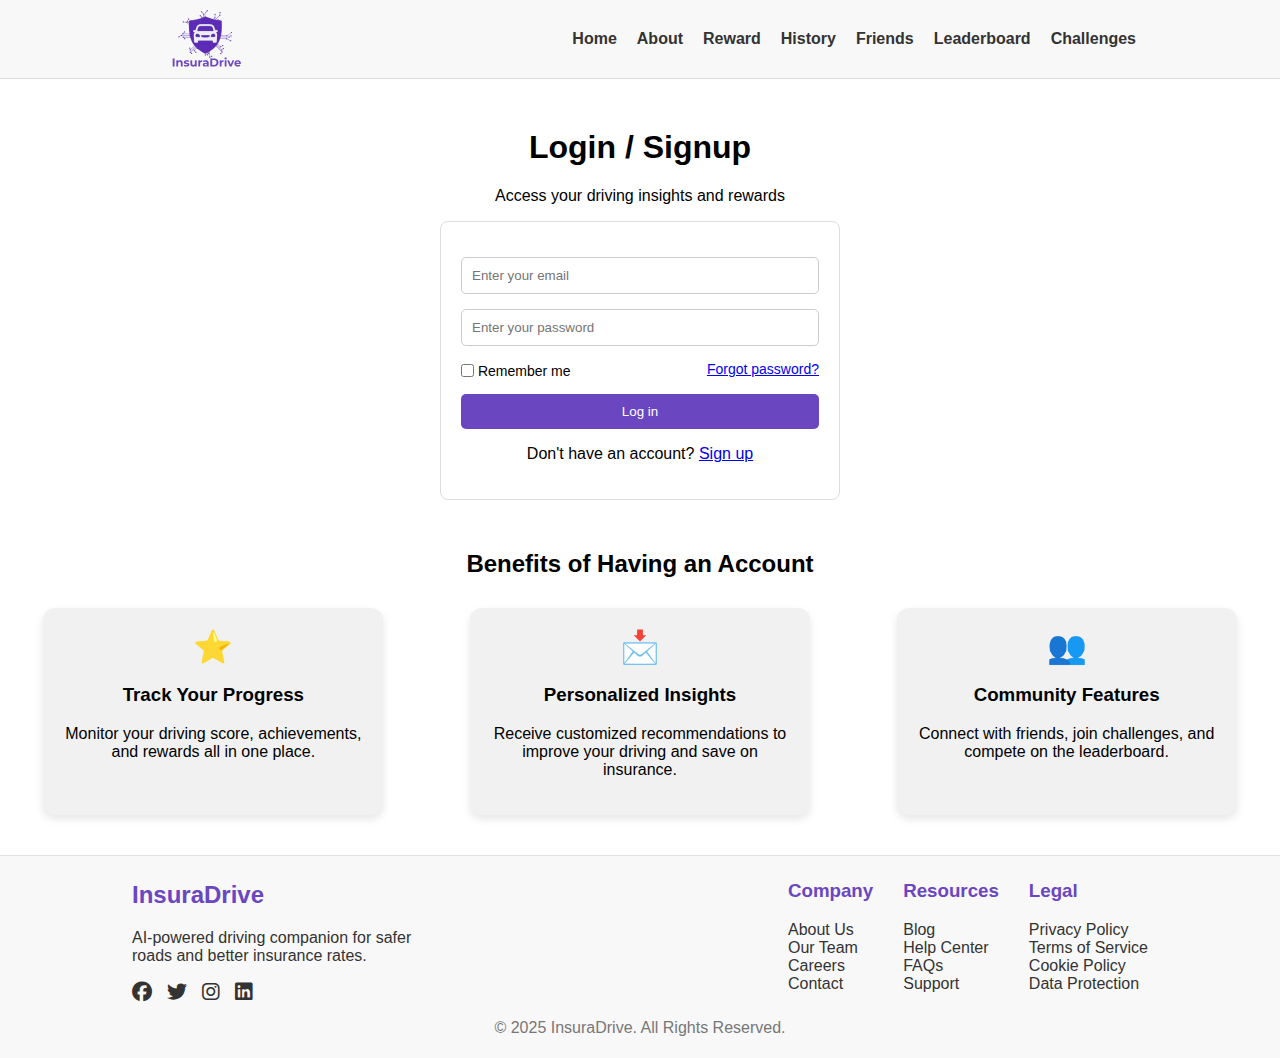
<file: login.html>
<!DOCTYPE html>
<html lang="en">

<head>
    <meta charset="UTF-8">
    <meta name="viewport" content="width=device-width, initial-scale=1.0">
    <title>Login / Signup - InsuraDrive</title>
    <link rel="stylesheet" href="login.css">
    <link rel="stylesheet" href="https://cdnjs.cloudflare.com/ajax/libs/font-awesome/6.5.1/css/all.min.css">
</head>

<body>
    <nav class="navbar">
        <div class="nav-container">
            <div class="logo">
                <img src="logo.png" alt="logo">
            </div>
            <ul class="nav-links">
                <li><a href="index.html">Home</a></li>
                <li><a href="about.html">About</a></li>
                <li><a href="reward.html">Reward</a></li>
                <li><a href="History.html">History</a></li>
                <li><a href="friends.html">Friends</a></li>
                <li><a href="leaderboard.html">Leaderboard</a></li>
                <li><a href="challenges.html">Challenges</a></li>
            </ul>
        </div>
    </nav>
    <main>
        <section class="login-container">
            <h1>Login / Signup</h1>
            <p id="login-signup-message">Access your driving insights and rewards</p>
            <div class="login-box">
                <form id="loginForm">
                    <div id="signupFields">

                    </div>

                    <input type="email" id="email" placeholder="Enter your email" required>

                    <input type="password" id="password" placeholder="Enter your password" required>
                    <div class="remember-forgot" id="forgotPassword">
                        <span><input type="checkbox" id="remember">
                            <span> </span><label for="remember">Remember me</label>
                        </span>

                        <a href="#">Forgot password?</a>
                    </div>
                    <button type="submit" class="login-submit">Log in</button>
                </form>

                <div class="social-login">

                </div>
                <p class="signup-link">
                    <span id="toggleText">Don't have an account?</span>
                    <a href="#" id="toggleLink">Sign up</a>
                </p>
            </div>
        </section>
        <section class="benefits">
            <h2>Benefits of Having an Account</h2>
            <div class="benefit-cards">
                <div class="card">
                    <span class="icon">⭐</span>
                    <h3>Track Your Progress</h3>
                    <p>Monitor your driving score, achievements, and rewards all in one place.</p>
                </div>
                <div class="card">
                    <span class="icon">📩</span>
                    <h3>Personalized Insights</h3>
                    <p>Receive customized recommendations to improve your driving and save on insurance.</p>
                </div>
                <div class="card">
                    <span class="icon">👥</span>
                    <h3>Community Features</h3>
                    <p>Connect with friends, join challenges, and compete on the leaderboard.</p>
                </div>
            </div>
        </section>
    </main>
    <footer class="footer">
        <div class="footer-container">
            <div class="footer-left">
                <h2>InsuraDrive</h2>
                <p>AI-powered driving companion for safer roads and better insurance rates.</p>
                <div class="social-icons"><a href="#"><i class="fab fa-facebook"></i></a><a href="#"><i
                            class="fab fa-twitter"></i></a><a href="#"><i class="fab fa-instagram"></i></a><a
                        href="#"><i class="fab fa-linkedin"></i></a></div>
            </div>
            <div class="footer-links">
                <div class="footer-column">
                    <h3>Company</h3>
                    <ul>
                        <li><a href="#">About Us</a></li>
                        <li><a href="#">Our Team</a></li>
                        <li><a href="#">Careers</a></li>
                        <li><a href="#">Contact</a></li>
                    </ul>
                </div>
                <div class="footer-column">
                    <h3>Resources</h3>
                    <ul>
                        <li><a href="#">Blog</a></li>
                        <li><a href="#">Help Center</a></li>
                        <li><a href="#">FAQs</a></li>
                        <li><a href="#">Support</a></li>
                    </ul>
                </div>
                <div class="footer-column">
                    <h3>Legal</h3>
                    <ul>
                        <li><a href="#">Privacy Policy</a></li>
                        <li><a href="#">Terms of Service</a></li>
                        <li><a href="#">Cookie Policy</a></li>
                        <li><a href="#">Data Protection</a></li>
                    </ul>
                </div>
            </div>
        </div>
        <p class="footer-bottom">© 2025 InsuraDrive. All Rights Reserved.</p>
    </footer>
    <script src="login.js"></script>
</body>

</html>
</file>
<file: login.css>
/* General Styles */
body { font-family: Arial, sans-serif; margin: 0; padding: 0; }
/* Navbar */
.navbar { background: #F8F8F8; padding: 10px 20px; display: flex; justify-content: center; border-bottom: 1px solid #ddd; }
.nav-container { width: 80%; display: flex; align-items: center; justify-content: space-between; }
.logo { display: flex; align-items: center; font-size: 20px; font-weight: bold; }
.bold { color: #6B46C1; }
.nav-links { list-style: none; display: flex; gap: 20px; }
.nav-links li { display: inline; }
.nav-links a { text-decoration: none; color: #333; font-weight: bold; }
.nav-links a:hover { color: #6B46C1; }
form { display: flex; flex-direction: column; gap: 15px; }
input { padding: 10px; border: 1px solid #ccc; border-radius: 5px; }

.remember-forgot { 
    display: flex; 
    justify-content: space-between;
    font-size: 14px; 
}

#forgotPassword input[type="checkbox"], 
#forgotPassword label {
    display: inline-block;
    margin: 0; /* Default margin hatane ke liye */
    padding: 0; /* Default padding bhi remove karega */
    vertical-align: middle; /* Alignment sahi karne ke liye */
}

.social-login button { width: 100%; padding: 0; margin: 5px 0; border: none; border-radius: 5px; cursor: pointer; }
.google img, .facebook img { width: 100%; height: 100px; }
/* Footer */
.footer { background: #F8F8F8; padding: 5px; border-top: 1px solid #dddddde3; }
.footer-container { display: flex; justify-content: space-between; width: 80%; margin: auto; }
.footer-left { max-width: 300px; }
.footer-left h2 { color: #6B46C1; }
.footer-left p { color: #333; }
.social-icons { display: flex; gap: 15px; margin-top: 10px; }
.social-icons a { color: #333; font-size: 20px; text-decoration: none; transition: color 0.3s ease-in-out; }
.social-icons a:hover { color: #6B46C1; }
.footer-links { display: flex; gap: 30px; }
.footer-column h3 { color: #6B46C1; }
.footer-column ul { list-style: none; padding: 0; }
.footer-column ul li a { text-decoration: none; color: #333; }
.footer-bottom { text-align: center; margin-top: 10px; color: #777; }
.login-container { width: 400px; margin: 50px auto; text-align: center; }
.login-box { border: 0.2px solid #ddd; padding: 20px; border-radius: 8px; }
.login-submit { background-color: #6B46C1; color: white; padding: 10px 15px; border: none; border-radius: 5px; cursor: pointer; }
.or { margin: 10px 0; }
.benefits { text-align: center; margin: 30px 0; }
.benefit-cards { display: flex; justify-content: space-around; }

.card {
    background: #f1f1f1; /* White background */
    border-radius: 12px; /* Rounded corners */
    box-shadow: 0 4px 8px rgba(0, 0, 0, 0.1); /* Soft shadow for depth */
    padding: 20px; /* Inner spacing */
    text-align: center; /* Center align text */
    transition: transform 0.3s ease, box-shadow 0.3s ease;
    width: 300px; /* Fixed width */
    max-width: 90%; /* Ensures responsiveness */
    margin: 10px auto; /* Centering the card */
}

/* Hover effect for better interaction */
.card:hover {
    transform: translateY(-5px);
    box-shadow: 0 6px 12px rgba(0, 0, 0, 0.2);
}
.icon { font-size: 32px; margin-bottom: 10px; }
</file>
